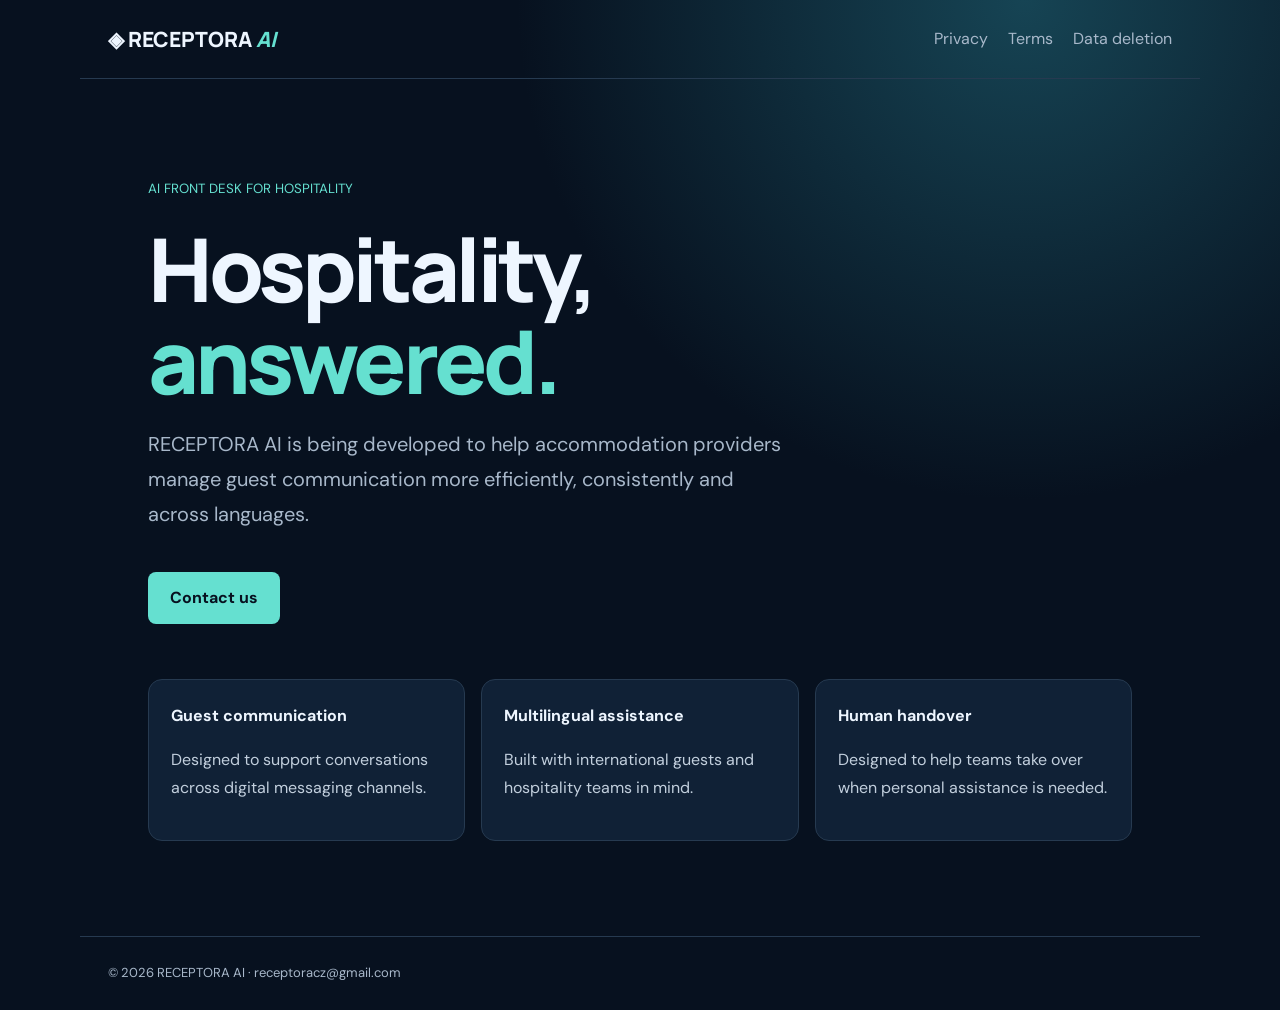
<file: index.html>
<!doctype html><html lang="en"><head><meta charset="utf-8"><meta name="viewport" content="width=device-width,initial-scale=1"><title>RECEPTORA AI</title><link rel="stylesheet" href="style.css"></head><body><header><a class="brand" href="index.html">◈ RECEPTORA <em>AI</em></a><nav><a href="privacy.html">Privacy</a><a href="terms.html">Terms</a><a href="data-deletion.html">Data deletion</a></nav></header><main class="hero"><small>AI FRONT DESK FOR HOSPITALITY</small><h1>Hospitality,<br><em>answered.</em></h1><p>RECEPTORA AI is being developed to help accommodation providers manage guest communication more efficiently, consistently and across languages.</p><a class="btn" href="mailto:receptoracz@gmail.com">Contact us</a><section><article><b>Guest communication</b><p>Designed to support conversations across digital messaging channels.</p></article><article><b>Multilingual assistance</b><p>Built with international guests and hospitality teams in mind.</p></article><article><b>Human handover</b><p>Designed to help teams take over when personal assistance is needed.</p></article></section></main><footer>© 2026 RECEPTORA AI · <a href="mailto:receptoracz@gmail.com">receptoracz@gmail.com</a></footer></body></html>
</file>
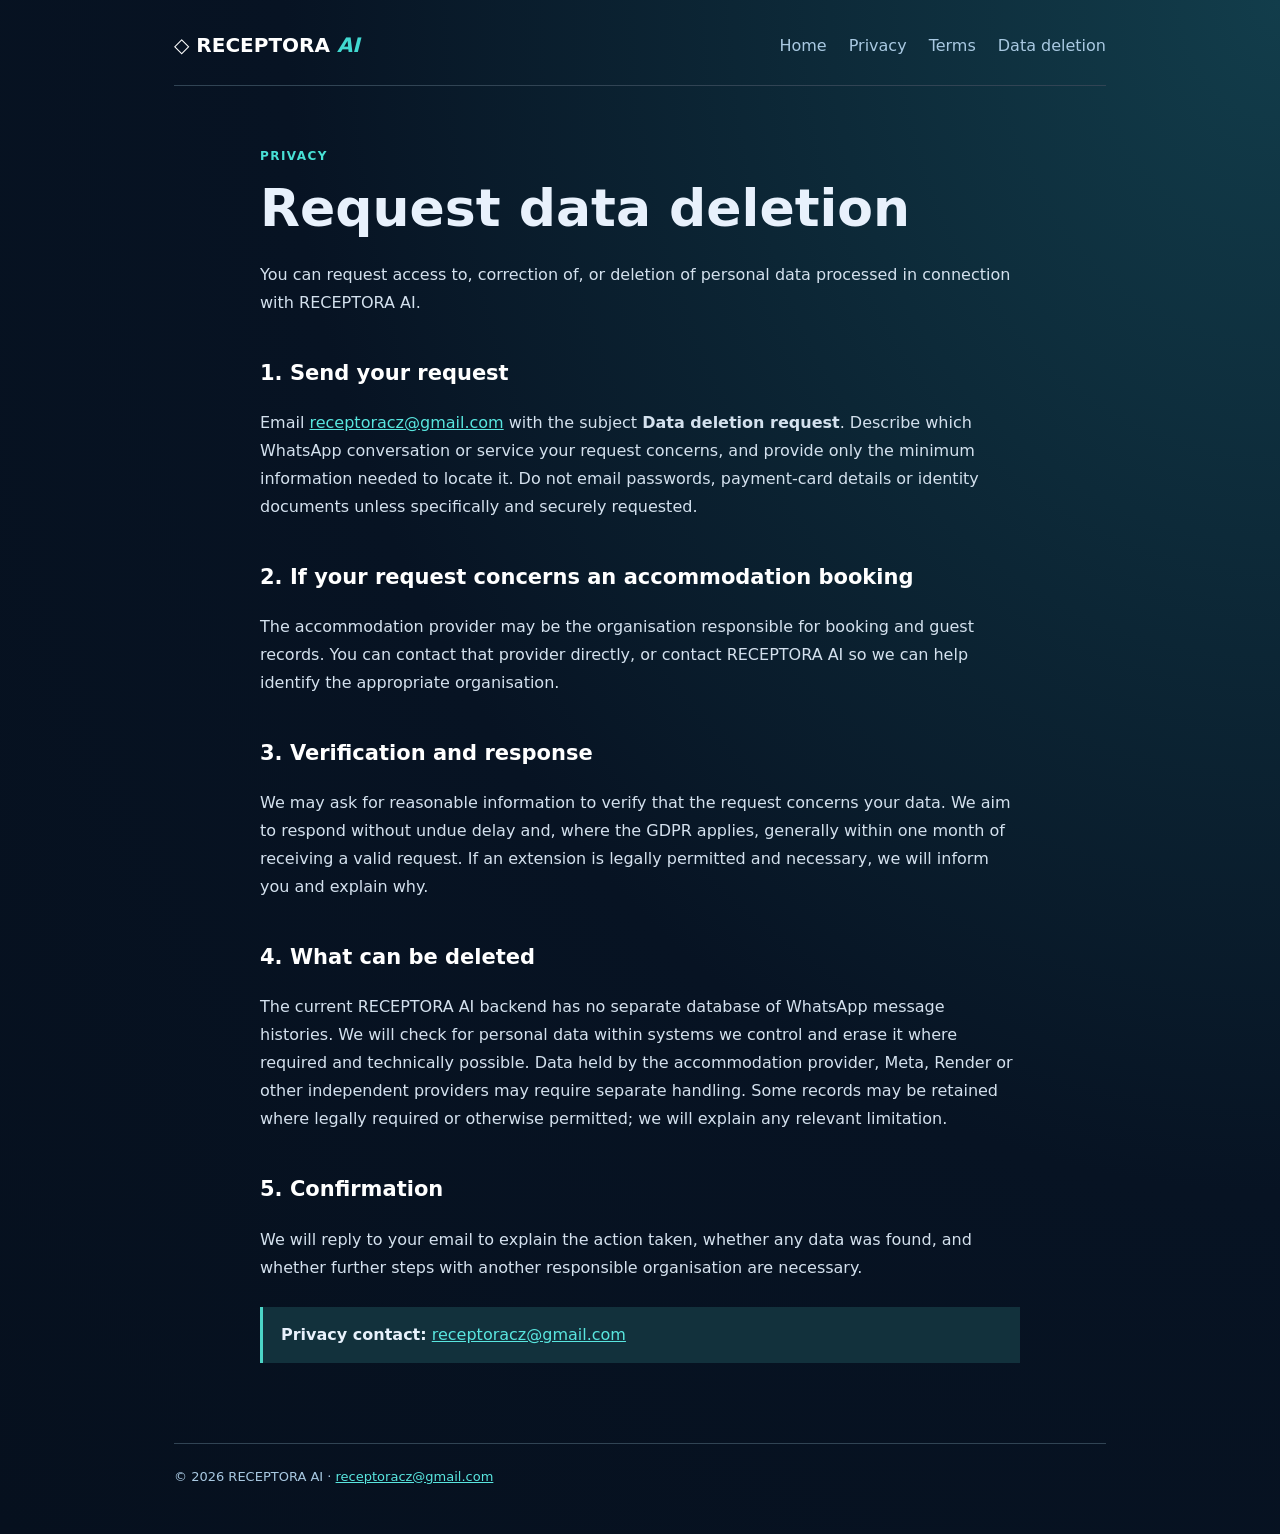
<file: data-deletion.html>
<!doctype html><html lang="en"><head><meta charset="utf-8"><meta name="viewport" content="width=device-width,initial-scale=1"><meta name="description" content="Request data deletion for RECEPTORA AI"><title>Request data deletion — RECEPTORA AI</title><style>:root{color-scheme:dark}*{box-sizing:border-box}body{margin:0;font:16px/1.75 system-ui,-apple-system,Segoe UI,sans-serif;color:#e8f1fc;background:radial-gradient(ellipse at 100% 0%,#123d4b 0%,#071323 55%,#06101e 100%)}.wrap{max-width:980px;margin:auto;padding:24px}header{display:flex;align-items:center;justify-content:space-between;border-bottom:1px solid #314454;padding:4px 0 22px;gap:15px;flex-wrap:wrap}.brand{font-size:20px;font-weight:800;color:white;text-decoration:none}.brand em{font-style:italic;color:#41d8d0}nav{display:flex;gap:22px;flex-wrap:wrap}a{color:#59e6df}nav a{color:#a9c9e2;text-decoration:none}main{max-width:760px;margin:60px auto 80px}.eyebrow{font-size:12px;letter-spacing:.12em;color:#48e1d6;font-weight:700}h1{font-size:clamp(34px,5vw,52px);line-height:1.15;margin:12px 0 22px}h2{font-size:21px;margin-top:38px;color:#fff}p,li{color:#d4e1ee}ul,ol{padding-left:24px}.meta{color:#aac4d5}.notice{border-left:3px solid #4cd4c7;background:#12313c;padding:14px 18px;margin:25px 0}footer{border-top:1px solid #314454;padding:22px 0;color:#a9c9e2;font-size:13px}@media(max-width:600px){main{margin:36px auto 60px}.wrap{padding:18px}}</style></head><body><div class="wrap"><header><a class="brand" href="index.html">◇ RECEPTORA <em>AI</em></a><nav><a href="index.html">Home</a><a href="privacy.html">Privacy</a><a href="terms.html">Terms</a><a href="data-deletion.html">Data deletion</a></nav></header><main><div class="eyebrow">PRIVACY</div><h1>Request data deletion</h1><p>You can request access to, correction of, or deletion of personal data processed in connection with RECEPTORA AI.</p><h2>1. Send your request</h2><p>Email <a href="mailto:receptoracz@gmail.com?subject=Data%20deletion%20request">receptoracz@gmail.com</a> with the subject <strong>Data deletion request</strong>. Describe which WhatsApp conversation or service your request concerns, and provide only the minimum information needed to locate it. Do not email passwords, payment-card details or identity documents unless specifically and securely requested.</p><h2>2. If your request concerns an accommodation booking</h2><p>The accommodation provider may be the organisation responsible for booking and guest records. You can contact that provider directly, or contact RECEPTORA AI so we can help identify the appropriate organisation.</p><h2>3. Verification and response</h2><p>We may ask for reasonable information to verify that the request concerns your data. We aim to respond without undue delay and, where the GDPR applies, generally within one month of receiving a valid request. If an extension is legally permitted and necessary, we will inform you and explain why.</p><h2>4. What can be deleted</h2><p>The current RECEPTORA AI backend has no separate database of WhatsApp message histories. We will check for personal data within systems we control and erase it where required and technically possible. Data held by the accommodation provider, Meta, Render or other independent providers may require separate handling. Some records may be retained where legally required or otherwise permitted; we will explain any relevant limitation.</p><h2>5. Confirmation</h2><p>We will reply to your email to explain the action taken, whether any data was found, and whether further steps with another responsible organisation are necessary.</p><div class="notice"><strong>Privacy contact:</strong> <a href="mailto:receptoracz@gmail.com">receptoracz@gmail.com</a></div></main><footer>© 2026 RECEPTORA AI · <a href="mailto:receptoracz@gmail.com">receptoracz@gmail.com</a></footer></div></body></html>
</file>
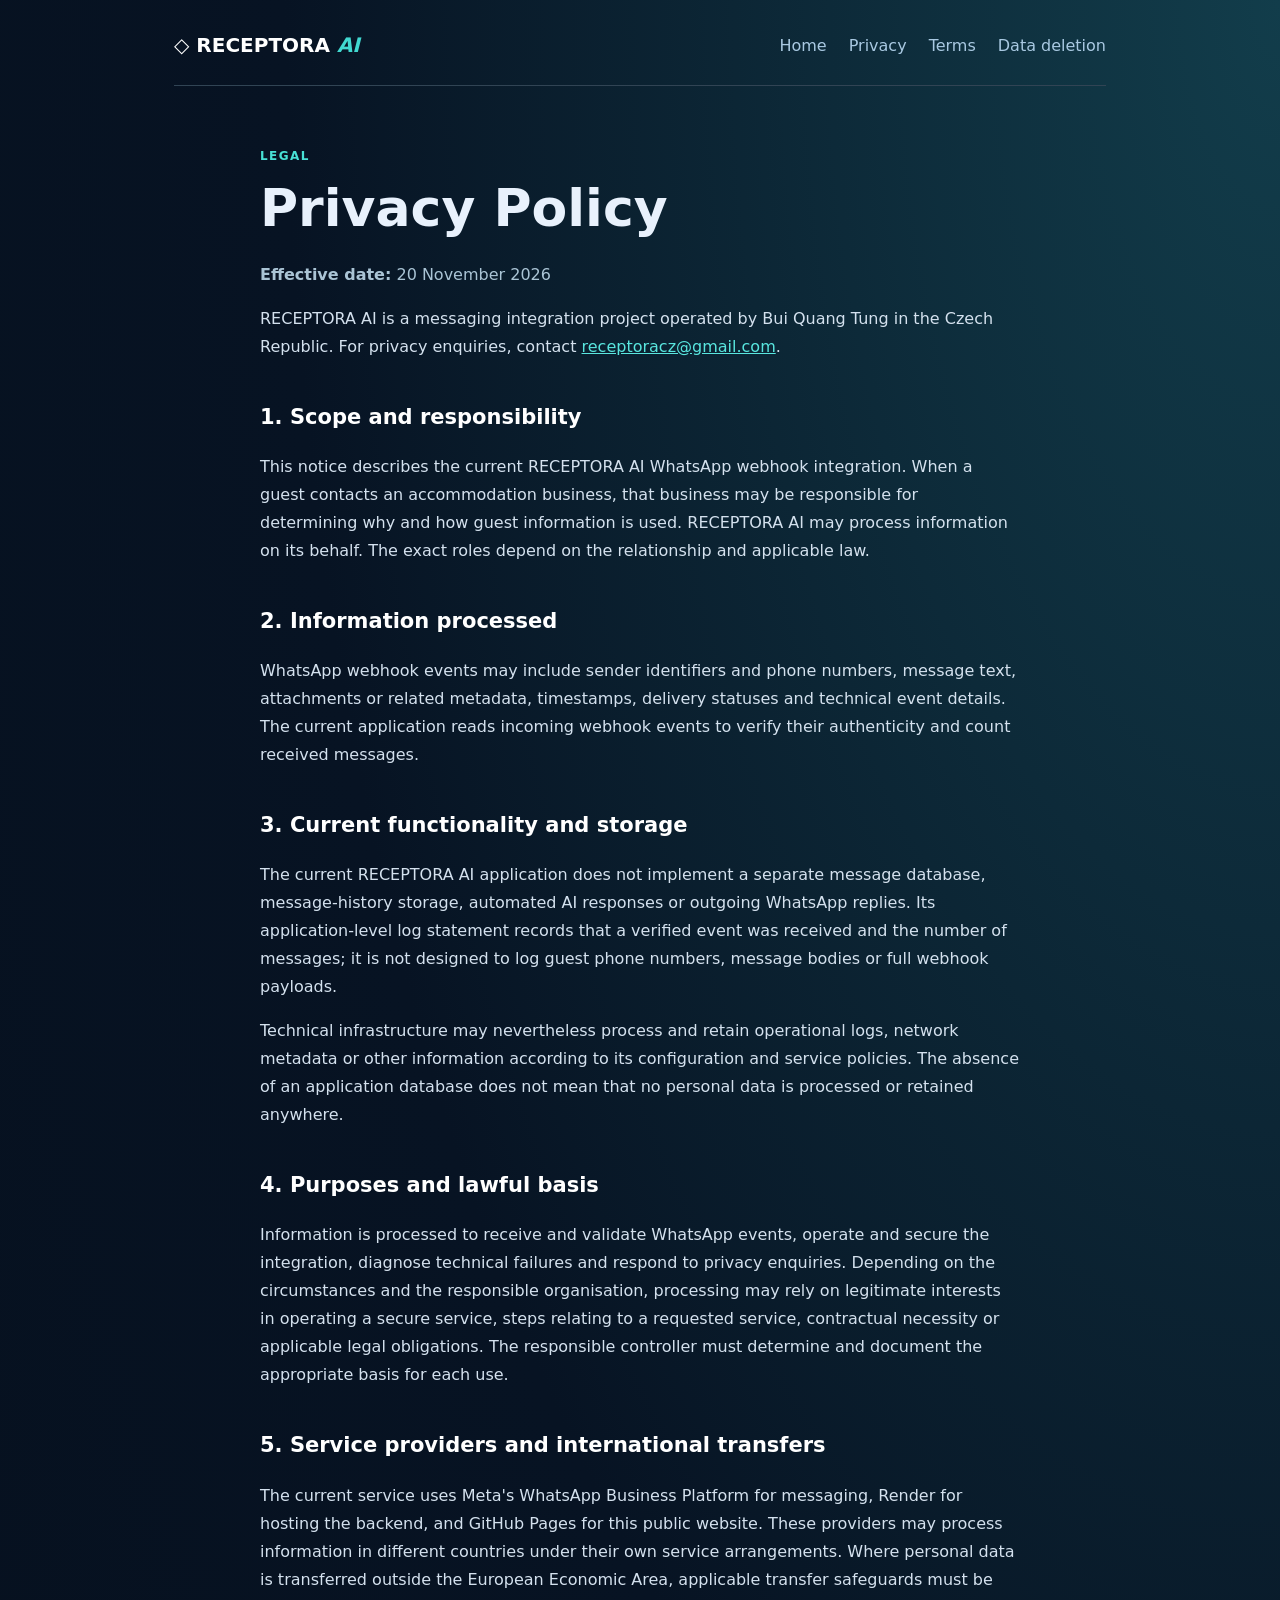
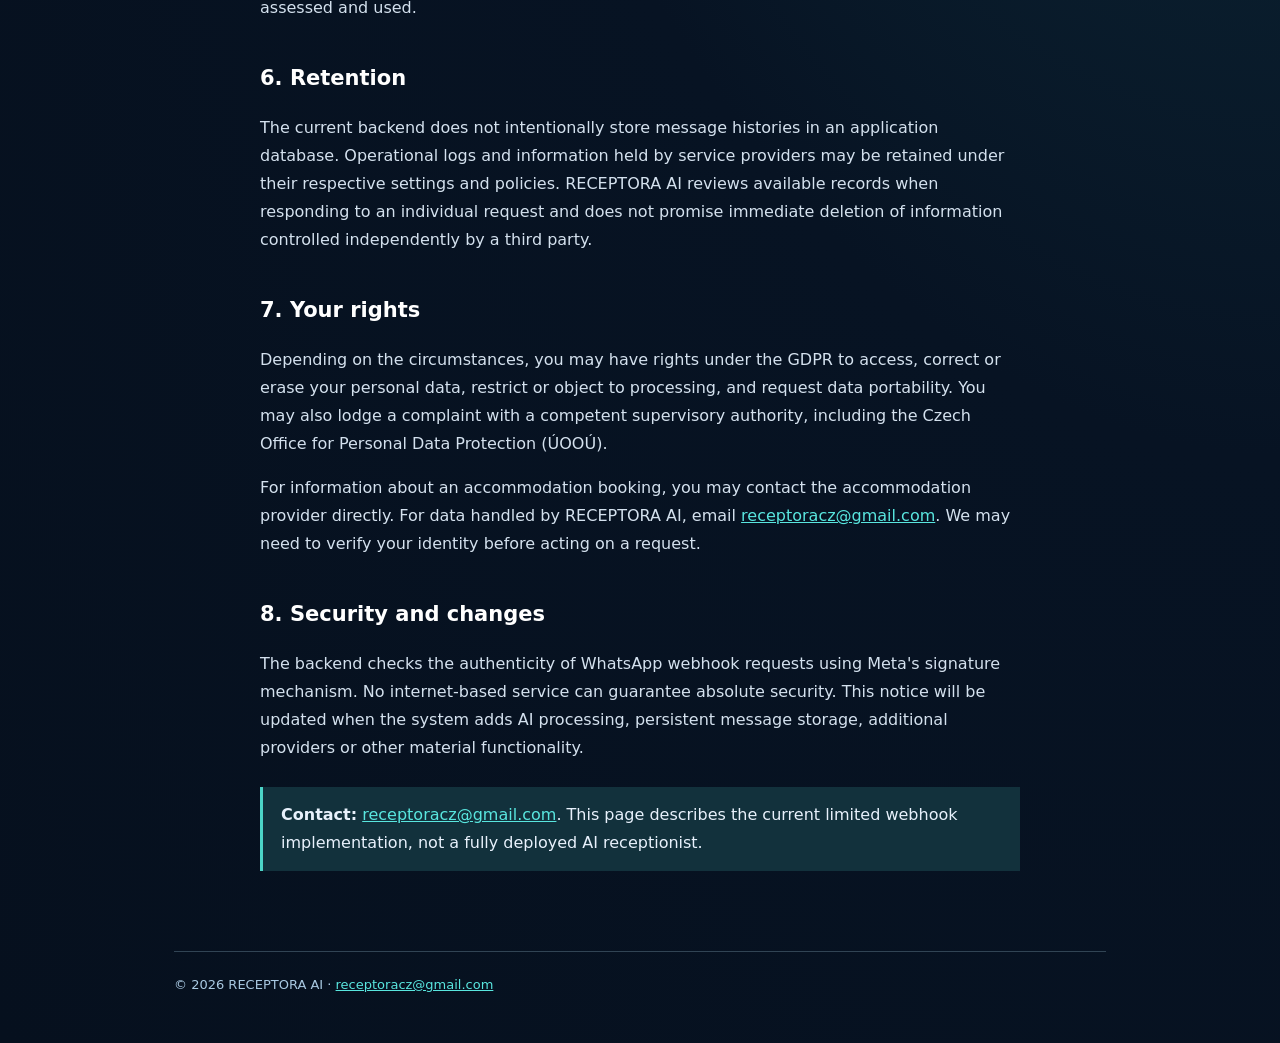
<file: privacy.html>
<!doctype html><html lang="en"><head><meta charset="utf-8"><meta name="viewport" content="width=device-width,initial-scale=1"><meta name="description" content="Privacy Policy for RECEPTORA AI"><title>Privacy Policy — RECEPTORA AI</title><style>:root{color-scheme:dark}*{box-sizing:border-box}body{margin:0;font:16px/1.75 system-ui,-apple-system,Segoe UI,sans-serif;color:#e8f1fc;background:radial-gradient(ellipse at 100% 0%,#123d4b 0%,#071323 55%,#06101e 100%)}.wrap{max-width:980px;margin:auto;padding:24px}header{display:flex;align-items:center;justify-content:space-between;border-bottom:1px solid #314454;padding:4px 0 22px;gap:15px;flex-wrap:wrap}.brand{font-size:20px;font-weight:800;color:white;text-decoration:none}.brand em{font-style:italic;color:#41d8d0}nav{display:flex;gap:22px;flex-wrap:wrap}a{color:#59e6df}nav a{color:#a9c9e2;text-decoration:none}main{max-width:760px;margin:60px auto 80px}.eyebrow{font-size:12px;letter-spacing:.12em;color:#48e1d6;font-weight:700}h1{font-size:clamp(34px,5vw,52px);line-height:1.15;margin:12px 0 22px}h2{font-size:21px;margin-top:38px;color:#fff}p,li{color:#d4e1ee}ul,ol{padding-left:24px}.meta{color:#aac4d5}.notice{border-left:3px solid #4cd4c7;background:#12313c;padding:14px 18px;margin:25px 0}footer{border-top:1px solid #314454;padding:22px 0;color:#a9c9e2;font-size:13px}@media(max-width:600px){main{margin:36px auto 60px}.wrap{padding:18px}}</style></head><body><div class="wrap"><header><a class="brand" href="index.html">◇ RECEPTORA <em>AI</em></a><nav><a href="index.html">Home</a><a href="privacy.html">Privacy</a><a href="terms.html">Terms</a><a href="data-deletion.html">Data deletion</a></nav></header><main><div class="eyebrow">LEGAL</div><h1>Privacy Policy</h1><p class="meta"><strong>Effective date:</strong> 20 November 2026</p><p>RECEPTORA AI is a messaging integration project operated by Bui Quang Tung in the Czech Republic. For privacy enquiries, contact <a href="mailto:receptoracz@gmail.com">receptoracz@gmail.com</a>.</p><h2>1. Scope and responsibility</h2><p>This notice describes the current RECEPTORA AI WhatsApp webhook integration. When a guest contacts an accommodation business, that business may be responsible for determining why and how guest information is used. RECEPTORA AI may process information on its behalf. The exact roles depend on the relationship and applicable law.</p><h2>2. Information processed</h2><p>WhatsApp webhook events may include sender identifiers and phone numbers, message text, attachments or related metadata, timestamps, delivery statuses and technical event details. The current application reads incoming webhook events to verify their authenticity and count received messages.</p><h2>3. Current functionality and storage</h2><p>The current RECEPTORA AI application does not implement a separate message database, message-history storage, automated AI responses or outgoing WhatsApp replies. Its application-level log statement records that a verified event was received and the number of messages; it is not designed to log guest phone numbers, message bodies or full webhook payloads.</p><p>Technical infrastructure may nevertheless process and retain operational logs, network metadata or other information according to its configuration and service policies. The absence of an application database does not mean that no personal data is processed or retained anywhere.</p><h2>4. Purposes and lawful basis</h2><p>Information is processed to receive and validate WhatsApp events, operate and secure the integration, diagnose technical failures and respond to privacy enquiries. Depending on the circumstances and the responsible organisation, processing may rely on legitimate interests in operating a secure service, steps relating to a requested service, contractual necessity or applicable legal obligations. The responsible controller must determine and document the appropriate basis for each use.</p><h2>5. Service providers and international transfers</h2><p>The current service uses Meta's WhatsApp Business Platform for messaging, Render for hosting the backend, and GitHub Pages for this public website. These providers may process information in different countries under their own service arrangements. Where personal data is transferred outside the European Economic Area, applicable transfer safeguards must be assessed and used.</p><h2>6. Retention</h2><p>The current backend does not intentionally store message histories in an application database. Operational logs and information held by service providers may be retained under their respective settings and policies. RECEPTORA AI reviews available records when responding to an individual request and does not promise immediate deletion of information controlled independently by a third party.</p><h2>7. Your rights</h2><p>Depending on the circumstances, you may have rights under the GDPR to access, correct or erase your personal data, restrict or object to processing, and request data portability. You may also lodge a complaint with a competent supervisory authority, including the Czech Office for Personal Data Protection (ÚOOÚ).</p><p>For information about an accommodation booking, you may contact the accommodation provider directly. For data handled by RECEPTORA AI, email <a href="mailto:receptoracz@gmail.com">receptoracz@gmail.com</a>. We may need to verify your identity before acting on a request.</p><h2>8. Security and changes</h2><p>The backend checks the authenticity of WhatsApp webhook requests using Meta's signature mechanism. No internet-based service can guarantee absolute security. This notice will be updated when the system adds AI processing, persistent message storage, additional providers or other material functionality.</p><div class="notice"><strong>Contact:</strong> <a href="mailto:receptoracz@gmail.com">receptoracz@gmail.com</a>. This page describes the current limited webhook implementation, not a fully deployed AI receptionist.</div></main><footer>© 2026 RECEPTORA AI · <a href="mailto:receptoracz@gmail.com">receptoracz@gmail.com</a></footer></div></body></html>
</file>
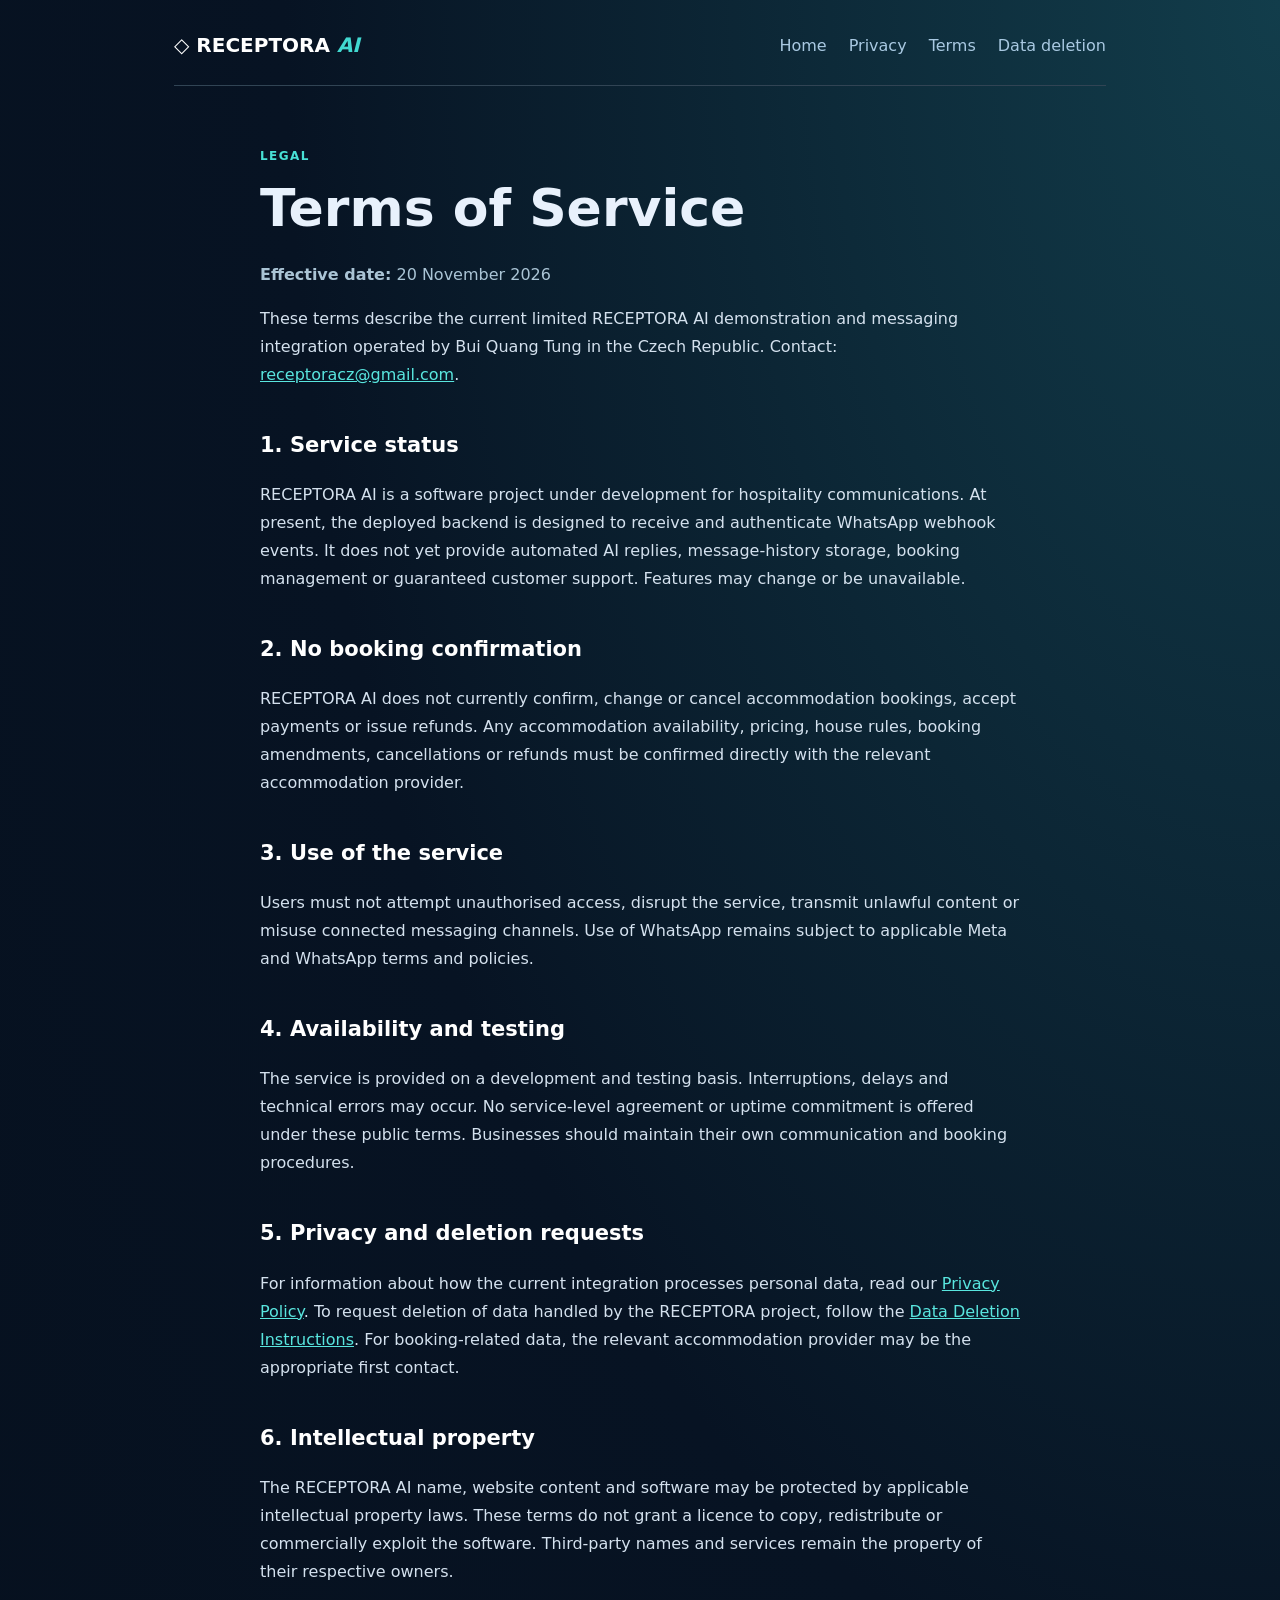
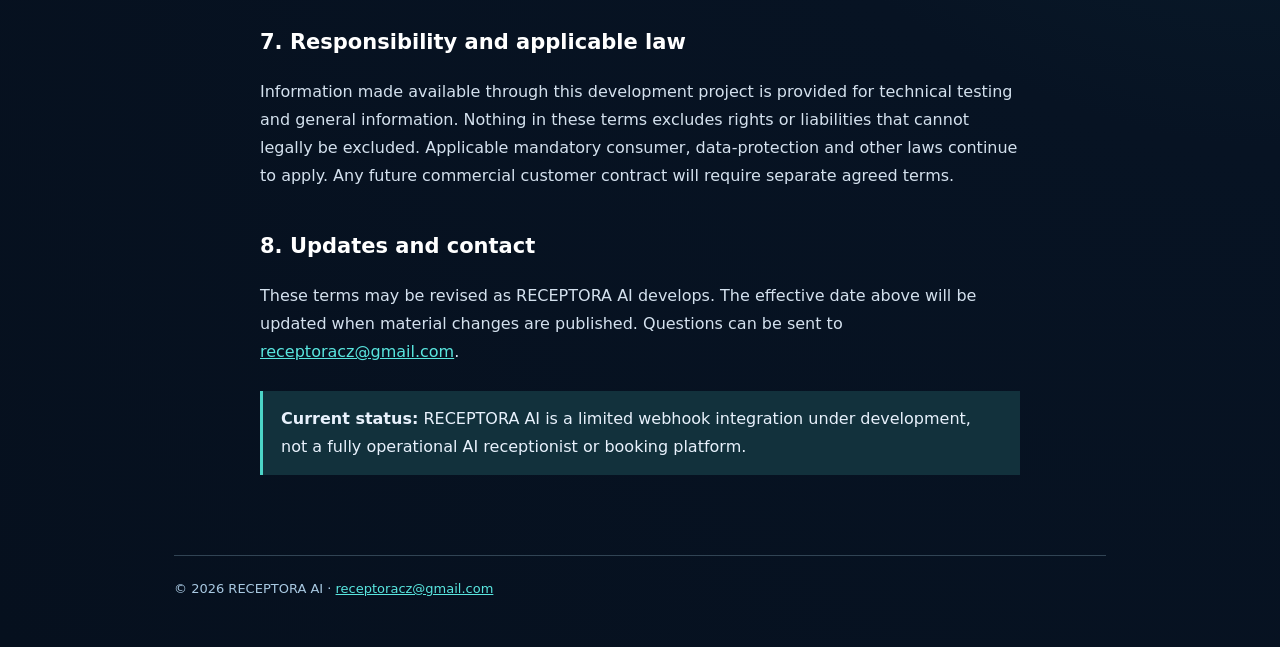
<file: terms.html>
<!doctype html><html lang="en"><head><meta charset="utf-8"><meta name="viewport" content="width=device-width,initial-scale=1"><meta name="description" content="Terms of Service for RECEPTORA AI"><title>Terms of Service — RECEPTORA AI</title><style>:root{color-scheme:dark}*{box-sizing:border-box}body{margin:0;font:16px/1.75 system-ui,-apple-system,Segoe UI,sans-serif;color:#e8f1fc;background:radial-gradient(ellipse at 100% 0%,#123d4b 0%,#071323 55%,#06101e 100%)}.wrap{max-width:980px;margin:auto;padding:24px}header{display:flex;align-items:center;justify-content:space-between;border-bottom:1px solid #314454;padding:4px 0 22px;gap:15px;flex-wrap:wrap}.brand{font-size:20px;font-weight:800;color:white;text-decoration:none}.brand em{font-style:italic;color:#41d8d0}nav{display:flex;gap:22px;flex-wrap:wrap}a{color:#59e6df}nav a{color:#a9c9e2;text-decoration:none}main{max-width:760px;margin:60px auto 80px}.eyebrow{font-size:12px;letter-spacing:.12em;color:#48e1d6;font-weight:700}h1{font-size:clamp(34px,5vw,52px);line-height:1.15;margin:12px 0 22px}h2{font-size:21px;margin-top:38px;color:#fff}p,li{color:#d4e1ee}ul,ol{padding-left:24px}.meta{color:#aac4d5}.notice{border-left:3px solid #4cd4c7;background:#12313c;padding:14px 18px;margin:25px 0}footer{border-top:1px solid #314454;padding:22px 0;color:#a9c9e2;font-size:13px}@media(max-width:600px){main{margin:36px auto 60px}.wrap{padding:18px}}</style></head><body><div class="wrap"><header><a class="brand" href="index.html">◇ RECEPTORA <em>AI</em></a><nav><a href="index.html">Home</a><a href="privacy.html">Privacy</a><a href="terms.html">Terms</a><a href="data-deletion.html">Data deletion</a></nav></header><main><div class="eyebrow">LEGAL</div><h1>Terms of Service</h1><p class="meta"><strong>Effective date:</strong> 20 November 2026</p><p>These terms describe the current limited RECEPTORA AI demonstration and messaging integration operated by Bui Quang Tung in the Czech Republic. Contact: <a href="mailto:receptoracz@gmail.com">receptoracz@gmail.com</a>.</p>
<h2>1. Service status</h2><p>RECEPTORA AI is a software project under development for hospitality communications. At present, the deployed backend is designed to receive and authenticate WhatsApp webhook events. It does not yet provide automated AI replies, message-history storage, booking management or guaranteed customer support. Features may change or be unavailable.</p>
<h2>2. No booking confirmation</h2><p>RECEPTORA AI does not currently confirm, change or cancel accommodation bookings, accept payments or issue refunds. Any accommodation availability, pricing, house rules, booking amendments, cancellations or refunds must be confirmed directly with the relevant accommodation provider.</p>
<h2>3. Use of the service</h2><p>Users must not attempt unauthorised access, disrupt the service, transmit unlawful content or misuse connected messaging channels. Use of WhatsApp remains subject to applicable Meta and WhatsApp terms and policies.</p>
<h2>4. Availability and testing</h2><p>The service is provided on a development and testing basis. Interruptions, delays and technical errors may occur. No service-level agreement or uptime commitment is offered under these public terms. Businesses should maintain their own communication and booking procedures.</p>
<h2>5. Privacy and deletion requests</h2><p>For information about how the current integration processes personal data, read our <a href="privacy.html">Privacy Policy</a>. To request deletion of data handled by the RECEPTORA project, follow the <a href="data-deletion.html">Data Deletion Instructions</a>. For booking-related data, the relevant accommodation provider may be the appropriate first contact.</p>
<h2>6. Intellectual property</h2><p>The RECEPTORA AI name, website content and software may be protected by applicable intellectual property laws. These terms do not grant a licence to copy, redistribute or commercially exploit the software. Third-party names and services remain the property of their respective owners.</p>
<h2>7. Responsibility and applicable law</h2><p>Information made available through this development project is provided for technical testing and general information. Nothing in these terms excludes rights or liabilities that cannot legally be excluded. Applicable mandatory consumer, data-protection and other laws continue to apply. Any future commercial customer contract will require separate agreed terms.</p>
<h2>8. Updates and contact</h2><p>These terms may be revised as RECEPTORA AI develops. The effective date above will be updated when material changes are published. Questions can be sent to <a href="mailto:receptoracz@gmail.com">receptoracz@gmail.com</a>.</p>
<div class="notice"><strong>Current status:</strong> RECEPTORA AI is a limited webhook integration under development, not a fully operational AI receptionist or booking platform.</div></main><footer>© 2026 RECEPTORA AI · <a href="mailto:receptoracz@gmail.com">receptoracz@gmail.com</a></footer></div></body></html>
</file>
<file: style.css>
@import url('https://fonts.googleapis.com/css2?family=DM+Sans:wght@400;500;700&family=Manrope:wght@600;700;800&display=swap');:root{--bg:#07111f;--panel:#102136;--text:#eef6ff;--muted:#a8b8ca;--cyan:#65e0d0;--line:#263a50}*{box-sizing:border-box}body{margin:0;background:radial-gradient(ellipse at 80% 0%,#164454 0,transparent 35%),var(--bg);color:var(--text);font:16px/1.75 'DM Sans',sans-serif}header{max-width:1120px;margin:auto;padding:25px 28px;border-bottom:1px solid var(--line);display:flex;justify-content:space-between;gap:20px;align-items:center}.brand{font:800 21px Manrope;color:var(--text);text-decoration:none}.brand em,small{color:var(--cyan)}nav{display:flex;gap:20px;flex-wrap:wrap}a{color:var(--cyan)}nav a,footer a{color:var(--muted);text-decoration:none}.hero,.content{max-width:1040px;margin:auto;padding:95px 28px}.hero h1,.content h1{font:800 clamp(48px,8vw,88px)/1.05 Manrope;letter-spacing:-.05em;margin:20px 0}.hero h1 em{color:var(--cyan);font-style:normal}.hero>p{max-width:650px;color:var(--muted);font-size:20px}.btn{display:inline-block;background:var(--cyan);color:#07111f;padding:12px 22px;border-radius:8px;text-decoration:none;font-weight:700;margin:20px 0 55px}.hero section{display:grid;grid-template-columns:repeat(3,1fr);gap:16px}.hero article{background:var(--panel);border:1px solid var(--line);padding:22px;border-radius:14px}.hero article p,.content p{color:#c2cfdd}.content{max-width:850px;padding-top:60px}.content h1{font-size:58px}.content h2{font:700 21px Manrope;margin:32px 0 5px}.warning{background:#2b281d;border-left:3px solid #e7c875;padding:14px 18px;color:#f0d99d!important}.content a{word-break:break-word}footer{max-width:1120px;margin:auto;padding:25px 28px;border-top:1px solid var(--line);color:var(--muted);font-size:13px}@media(max-width:700px){header{align-items:flex-start;flex-direction:column}.hero,.content{padding:55px 22px}.hero section{grid-template-columns:1fr}.content h1{font-size:43px}}
</file>
